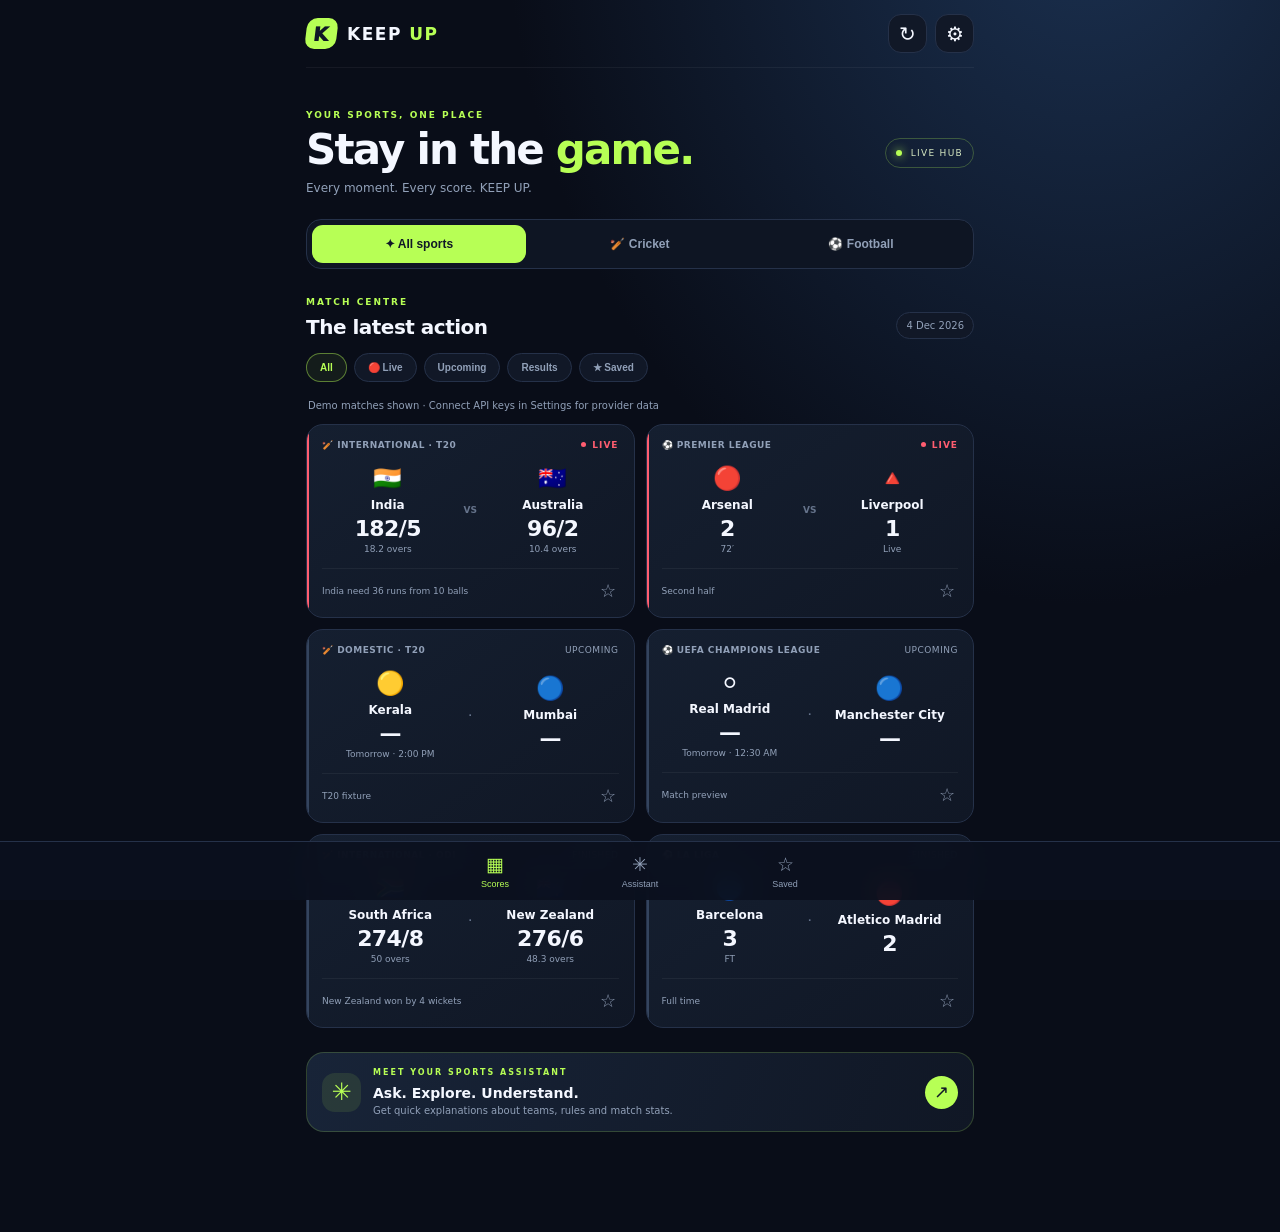
<file: index.html>
<!doctype html>
<html lang="en">
<head>
  <meta charset="utf-8">
  <meta name="viewport" content="width=device-width,initial-scale=1,viewport-fit=cover">
  <meta name="theme-color" content="#090d18">
  <meta name="description" content="KEEP UP — live cricket and football scores.">
  <link rel="manifest" href="./manifest.json">
  <link rel="icon" href="./icon.svg" type="image/svg+xml">
  <link rel="stylesheet" href="./styles.css">
  <title>KEEP UP — Sports, live</title>
</head>
<body>
  <div class="app-shell">
    <header class="topbar">
      <a class="brand" href="#" aria-label="KEEP UP home"><span class="brand-mark">K</span><span>KEEP<span class="brand-accent"> UP</span></span></a>
      <div class="top-actions">
        <button class="icon-btn" id="refreshBtn" aria-label="Refresh scores" title="Refresh">↻</button>
        <button class="icon-btn" id="settingsBtn" aria-label="Settings" title="Settings">⚙</button>
      </div>
    </header>

    <main>
      <section class="welcome">
        <div><p class="eyebrow">YOUR SPORTS, ONE PLACE</p><h1>Stay in the <span>game.</span></h1>
        <p class="subhead">Every moment. Every score. KEEP UP.</p></div>
        <div class="live-orb"><span></span> LIVE HUB</div>
      </section>

      <nav class="sport-tabs" aria-label="Sports">
        <button class="sport-tab active" data-sport="all">✦ <span>All sports</span></button>
        <button class="sport-tab" data-sport="cricket">🏏 <span>Cricket</span></button>
        <button class="sport-tab" data-sport="football">⚽ <span>Football</span></button>
      </nav>

      <section class="section-head">
        <div><p class="eyebrow">MATCH CENTRE</p><h2 id="sectionTitle">The latest action</h2></div>
        <span class="date-pill" id="todayLabel"></span>
      </section>

      <div class="filter-row">
        <button class="filter-chip selected" data-filter="all">All</button>
        <button class="filter-chip" data-filter="live">🔴 Live</button>
        <button class="filter-chip" data-filter="upcoming">Upcoming</button>
        <button class="filter-chip" data-filter="finished">Results</button>
        <button class="filter-chip" data-filter="favorites">★ Saved</button>
      </div>

      <div class="status-line" id="statusLine">Showing sample matches · Add API keys in Settings for live data</div>
      <section id="matches" class="match-list" aria-live="polite"></section>

      <section class="assistant-promo">
        <div class="assistant-icon">✳</div>
        <div class="assistant-copy"><p class="eyebrow">MEET YOUR SPORTS ASSISTANT</p><h3>Ask. Explore. Understand.</h3><p>Get quick explanations about teams, rules and match stats.</p></div>
        <button class="round-arrow" id="openChat" aria-label="Open AI assistant">↗</button>
      </section>
    </main>

    <nav class="bottom-nav">
      <button class="bottom-item active" data-page="scores"><span>▦</span>Scores</button>
      <button class="bottom-item" data-page="chat"><span>✳</span>Assistant</button>
      <button class="bottom-item" data-page="saved"><span>☆</span>Saved</button>
    </nav>
  </div>

  <dialog id="settingsDialog" class="sheet">
    <form method="dialog" class="sheet-head"><div><p class="eyebrow">PERSONALISE KEEP UP</p><h2>Data settings</h2></div><button class="close-btn" aria-label="Close">×</button></form>
    <div class="sheet-body">
      <div class="notice"><b>API keys stay on this device.</b><br>For personal testing only. Never publish keys in public source code. Free API plans have request and competition limits.</div>
      <label>Cricket Data API key<input id="cricketKey" type="password" placeholder="Paste your cricketdata.org key" autocomplete="off"></label>
      <p class="help">Cricket API: <a href="https://cricketdata.org/" target="_blank" rel="noreferrer">Create a free account</a>. Current-match endpoint is used.</p>
      <label>API-Football key<input id="footballKey" type="password" placeholder="Paste your API-Football key" autocomplete="off"></label>
      <p class="help">Football API: <a href="https://dashboard.api-football.com/register" target="_blank" rel="noreferrer">Create a free account</a>. Free plan competition coverage is limited.</p>
      <button type="button" class="primary-btn full" id="saveKeys">Save keys on this phone</button>
      <button type="button" class="secondary-btn full" id="clearKeys">Remove saved keys</button>
      <p class="help">This first version calls providers directly from your phone. Some providers may block browser requests (CORS); if that happens, a small backend proxy will be needed.</p>
    </div>
  </dialog>

  <dialog id="chatDialog" class="chat-sheet">
    <div class="chat-head"><div><p class="eyebrow">KEEP UP INTELLIGENCE</p><h2>Sports assistant <span class="online-dot"></span></h2></div><button class="close-btn" id="closeChat">×</button></div>
    <div class="chat-messages" id="chatMessages">
      <div class="bubble assistant">Hey! I'm your KEEP UP assistant. Ask me about cricket, football, rules, teams or the matches on this screen. <small>Demo assistant · no paid AI service connected</small></div>
    </div>
    <div class="quick-prompts"><button>Explain offside</button><button>What is DLS?</button><button>Explain a hat-trick</button></div>
    <form id="chatForm" class="chat-input"><input id="chatInput" placeholder="Ask a sports question…" autocomplete="off"><button class="send-btn" aria-label="Send message">➤</button></form>
  </dialog>

  <div class="toast" id="toast" role="status"></div>
  <script src="./app.js"></script>
</body>
</html>
</file>
<file: styles.css>
:root{color-scheme:dark;--bg:#090d18;--panel:#111827;--panel2:#151f31;--line:#253149;--muted:#91a0b8;--text:#f4f7ff;--green:#b7ff55;--cyan:#5eead4;--red:#ff5d70;font-family:Inter,ui-sans-serif,system-ui,-apple-system,BlinkMacSystemFont,"Segoe UI",sans-serif}*{box-sizing:border-box}body{margin:0;background:radial-gradient(ellipse at 85% -10%,#1b3151 0,transparent 38%),var(--bg);color:var(--text);min-height:100vh}.app-shell{max-width:720px;margin:auto;padding:0 18px 100px}.topbar{height:68px;display:flex;align-items:center;justify-content:space-between;border-bottom:1px solid #ffffff0d}.brand{display:flex;align-items:center;gap:10px;color:var(--text);text-decoration:none;font-weight:900;letter-spacing:1.5px;font-size:17px}.brand-mark{width:31px;height:31px;display:grid;place-items:center;border-radius:10px;background:var(--green);color:#101827;font-weight:1000;font-size:19px;transform:skew(-7deg)}.brand-accent{color:var(--green)}.top-actions{display:flex;gap:8px}.icon-btn,.close-btn{border:1px solid var(--line);background:var(--panel);color:var(--text);width:39px;height:39px;border-radius:13px;font-size:20px}.welcome{display:flex;align-items:center;justify-content:space-between;padding:30px 0 24px;gap:12px}.eyebrow{font-size:9px;letter-spacing:2px;color:var(--green);font-weight:800;margin:0 0 8px}.welcome h1{font-size:clamp(29px,8vw,42px);line-height:1.05;letter-spacing:-1.8px;margin:0;font-weight:850}.welcome h1 span{color:var(--green)}.subhead{color:var(--muted);font-size:12px;margin:9px 0 0}.live-orb{font-size:9px;letter-spacing:1.3px;border:1px solid #b7ff5540;padding:9px 10px;border-radius:30px;color:#d7e9c2;white-space:nowrap}.live-orb span,.online-dot{display:inline-block;width:6px;height:6px;border-radius:50%;background:var(--green);box-shadow:0 0 10px var(--green);margin-right:5px}.sport-tabs{display:grid;grid-template-columns:repeat(3,1fr);gap:7px;background:#0e1523;padding:5px;border:1px solid var(--line);border-radius:15px}.sport-tab{border:0;background:transparent;color:var(--muted);border-radius:11px;padding:12px 5px;font-weight:700;font-size:12px}.sport-tab.active{background:var(--green);color:#101827}.section-head{display:flex;justify-content:space-between;align-items:end;margin:28px 0 14px}.section-head h2,.chat-head h2,.sheet-head h2{font-size:20px;margin:0;letter-spacing:-.5px}.date-pill{font-size:10px;color:var(--muted);background:var(--panel);border:1px solid var(--line);border-radius:20px;padding:7px 9px}.filter-row{display:flex;gap:7px;overflow-x:auto;padding-bottom:5px;scrollbar-width:none}.filter-chip{white-space:nowrap;border:1px solid var(--line);background:var(--panel);color:var(--muted);border-radius:30px;padding:8px 13px;font-size:10px;font-weight:700}.filter-chip.selected{border-color:#b7ff5570;color:var(--green);background:#b7ff5510}.status-line{color:var(--muted);font-size:10px;margin:13px 2px}.match-list{display:grid;gap:11px}.match-card{background:linear-gradient(145deg,#151f30,#101725);border:1px solid var(--line);border-radius:17px;padding:15px;position:relative;overflow:hidden}.match-card:before{content:"";position:absolute;inset:0 auto 0 0;width:2px;background:#34445e}.match-card.live:before{background:var(--red)}.match-top{display:flex;align-items:center;justify-content:space-between;color:var(--muted);font-size:9px;letter-spacing:.5px;margin-bottom:15px}.league{font-weight:800;text-transform:uppercase}.live-tag{color:var(--red);font-weight:900;letter-spacing:1px}.live-tag:before{content:"";display:inline-block;width:5px;height:5px;border-radius:50%;background:var(--red);margin:0 6px 1px 0}.teams{display:grid;grid-template-columns:1fr auto 1fr;align-items:center;gap:10px}.team{text-align:center;min-width:0}.team-name{font-size:12px;font-weight:750;display:block;white-space:nowrap;overflow:hidden;text-overflow:ellipsis}.team-score{font-size:22px;font-weight:850;letter-spacing:-.6px;margin-top:4px}.team-detail{font-size:9px;color:var(--muted);margin-top:3px}.team-emoji{font-size:23px;margin-bottom:6px}.versus{font-size:9px;color:#65738b;font-weight:900}.match-foot{display:flex;justify-content:space-between;align-items:center;border-top:1px solid #ffffff0d;margin-top:14px;padding-top:11px;color:var(--muted);font-size:9px}.save-match{border:0;background:transparent;color:#8795ac;font-size:18px;padding:0 3px}.save-match.saved{color:var(--green)}.empty{border:1px dashed var(--line);border-radius:16px;padding:28px;text-align:center;color:var(--muted);font-size:12px}.assistant-promo{margin-top:24px;border:1px solid #b7ff5530;background:linear-gradient(110deg,#182438,#101725);border-radius:18px;padding:15px;display:flex;align-items:center;gap:12px}.assistant-icon{width:39px;height:39px;border-radius:13px;background:#b7ff551a;color:var(--green);display:grid;place-items:center;font-size:24px}.assistant-copy{flex:1;min-width:0}.assistant-copy .eyebrow{font-size:8px}.assistant-copy h3{font-size:14px;margin:0 0 4px}.assistant-copy p:last-child{font-size:10px;color:var(--muted);margin:0}.round-arrow{width:33px;height:33px;border-radius:50%;border:0;background:var(--green);color:#111827;font-size:18px}.bottom-nav{position:fixed;z-index:5;bottom:0;left:0;right:0;display:flex;justify-content:center;gap:min(18vw,90px);padding:10px 18px calc(10px + env(safe-area-inset-bottom));background:#0b111eeF;border-top:1px solid var(--line);backdrop-filter:blur(15px)}.bottom-item{border:0;background:transparent;color:var(--muted);font-size:9px;display:grid;gap:3px;justify-items:center;min-width:55px}.bottom-item span{font-size:19px}.bottom-item.active{color:var(--green)}dialog{color:var(--text);border:1px solid var(--line);background:#101827;border-radius:22px;padding:0;width:min(94vw,520px);max-height:88vh}dialog::backdrop{background:#02050bd9;backdrop-filter:blur(4px)}.sheet-head,.chat-head{display:flex;align-items:center;justify-content:space-between;padding:19px;border-bottom:1px solid var(--line)}.sheet-body{padding:18px;overflow:auto;max-height:68vh}.notice{background:#1d2b3d;border:1px solid #3d536c;border-radius:12px;padding:12px;font-size:11px;color:#c5d2e4;line-height:1.5;margin-bottom:18px}.sheet label{display:block;font-size:11px;font-weight:750;margin:15px 0 6px}.sheet input,.chat-input input{width:100%;margin-top:7px;background:#0a111d;border:1px solid var(--line);border-radius:11px;padding:13px;color:var(--text);outline:none}.sheet input:focus,.chat-input input:focus{border-color:var(--green)}.help{font-size:10px;line-height:1.5;color:var(--muted)}a{color:var(--green)}.primary-btn,.secondary-btn{border:0;border-radius:12px;padding:13px;font-size:12px;font-weight:850;margin-top:12px}.primary-btn{background:var(--green);color:#101827}.secondary-btn{background:#202b3d;color:var(--text)}.full{width:100%}.chat-sheet{height:min(690px,88vh);display:none;flex-direction:column}.chat-sheet[open]{display:flex}.chat-head{flex-shrink:0}.chat-messages{padding:17px;overflow:auto;display:flex;flex-direction:column;gap:12px;flex:1}.bubble{max-width:88%;padding:12px 13px;border-radius:14px;font-size:12px;line-height:1.5}.bubble.assistant{background:#1b293b;border:1px solid #2d3b50;align-self:flex-start;border-bottom-left-radius:4px}.bubble.user{background:#b7ff55;color:#101827;align-self:flex-end;border-bottom-right-radius:4px}.bubble small{display:block;color:#91a0b8;font-size:9px;margin-top:7px}.quick-prompts{display:flex;gap:7px;padding:0 14px 10px;overflow:auto}.quick-prompts button{white-space:nowrap;background:#172337;border:1px solid var(--line);color:#b8c4d6;border-radius:20px;padding:7px 10px;font-size:9px}.chat-input{display:flex;gap:8px;padding:12px;border-top:1px solid var(--line)}.chat-input input{margin:0}.send-btn{width:45px;flex-shrink:0;border:0;border-radius:12px;background:var(--green);color:#101827;font-size:18px}.toast{position:fixed;bottom:84px;left:50%;transform:translate(-50%,20px);opacity:0;pointer-events:none;background:#e8f7d6;color:#13200c;border-radius:30px;padding:10px 15px;font-size:11px;font-weight:750;transition:.25s;z-index:10;white-space:nowrap}.toast.show{opacity:1;transform:translate(-50%,0)}@media(min-width:600px){.app-shell{padding-left:26px;padding-right:26px}.match-list{grid-template-columns:repeat(2,minmax(0,1fr))}.welcome{padding-top:42px}}
</file>
